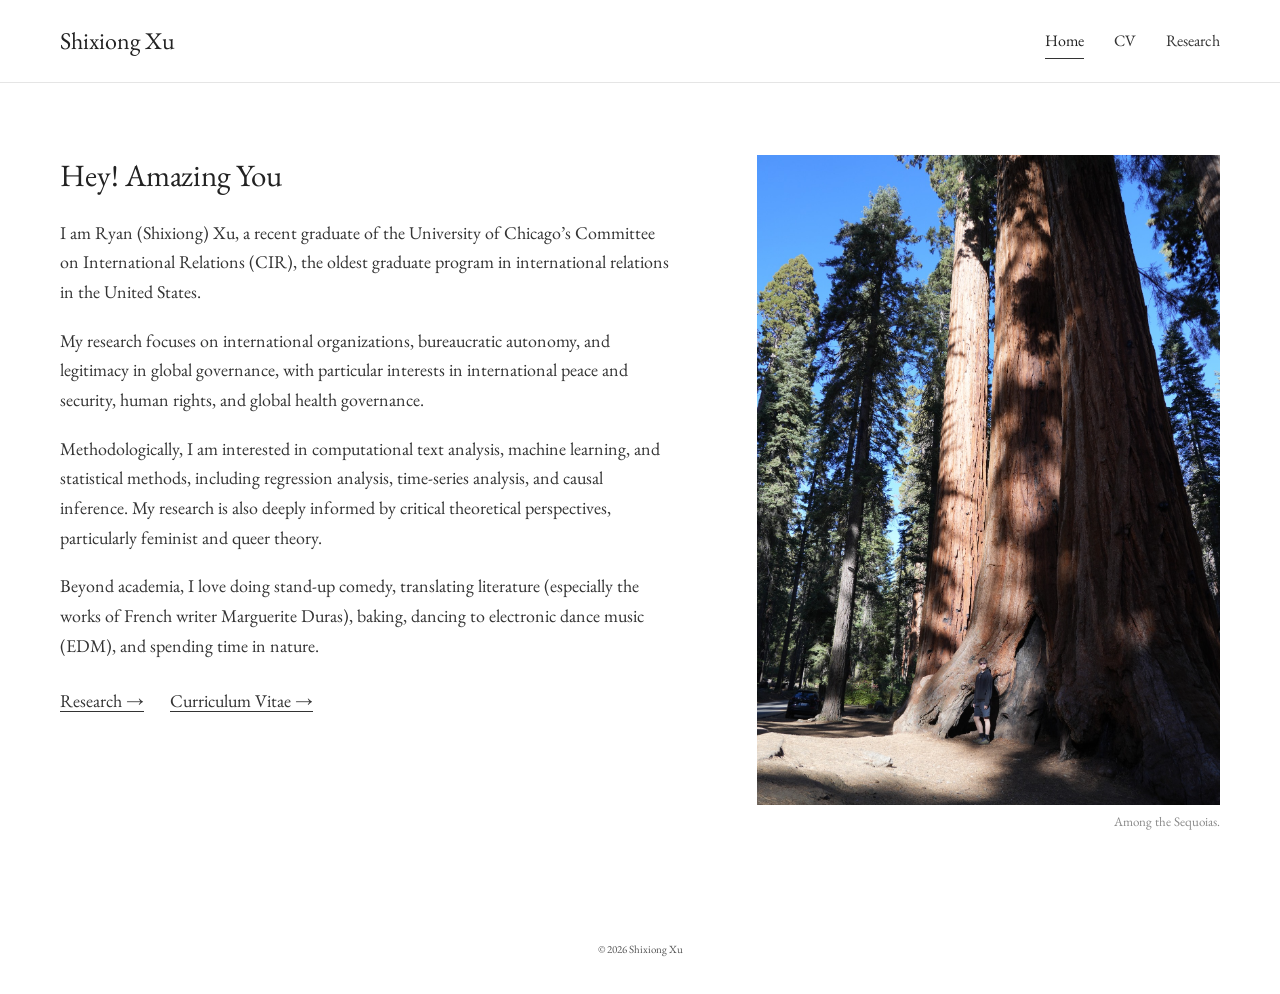
<file: index.html>
<!doctype html>
<html lang="en">
<head>
<meta charset="utf-8"><meta name="viewport" content="width=device-width,initial-scale=1">
<meta name="description" content="Shixiong Xu | International organizations, legitimacy, reputation, and human rights research.">
<title>Home | Shixiong Xu</title>
<link rel="stylesheet" href="/styles.css">
</head>
<body>
<header class="header"><div class="container top"><a class="brand" href="/">Shixiong Xu</a><nav aria-label="Primary navigation"><a href="/" class="active" aria-current="page">Home</a><a href="/cv/">CV</a><a href="/research/">Research</a></nav></div></header>
<main class="container">
<section class="page" id="home">
<div class="home-layout">
<div class="home-intro">
<h1>Hey! Amazing You</h1>
<p>I am Ryan (Shixiong) Xu, a recent graduate of the University of Chicago’s Committee on International Relations (CIR), the oldest graduate program in international relations in the United States.</p>
<p>My research focuses on international organizations, bureaucratic autonomy, and legitimacy in global governance, with particular interests in international peace and security, human rights, and global health governance.</p>
<p>Methodologically, I am interested in computational text analysis, machine learning, and statistical methods, including regression analysis, time-series analysis, and causal inference. My research is also deeply informed by critical theoretical perspectives, particularly feminist and queer theory.</p>
<p>Beyond academia, I love doing stand-up comedy, translating literature (especially the works of French writer Marguerite Duras), baking, dancing to electronic dance music (EDM), and spending time in nature.</p>
<p class="home-links">
  <a href="/research/">Research →</a>
  <a href="/cv/">Curriculum Vitae →</a>
</p>
</div>
<figure class="home-photo"><img src="/sequoia-home.jpg?v=3" alt="" loading="eager"><figcaption>Among the Sequoias.</figcaption></figure>
</div>
</section>
</main>
<footer class="footer container"><span>© <span id="year">2026</span> Shixiong Xu</span></footer>
<script src="/script.js"></script>
</body></html>
</file>
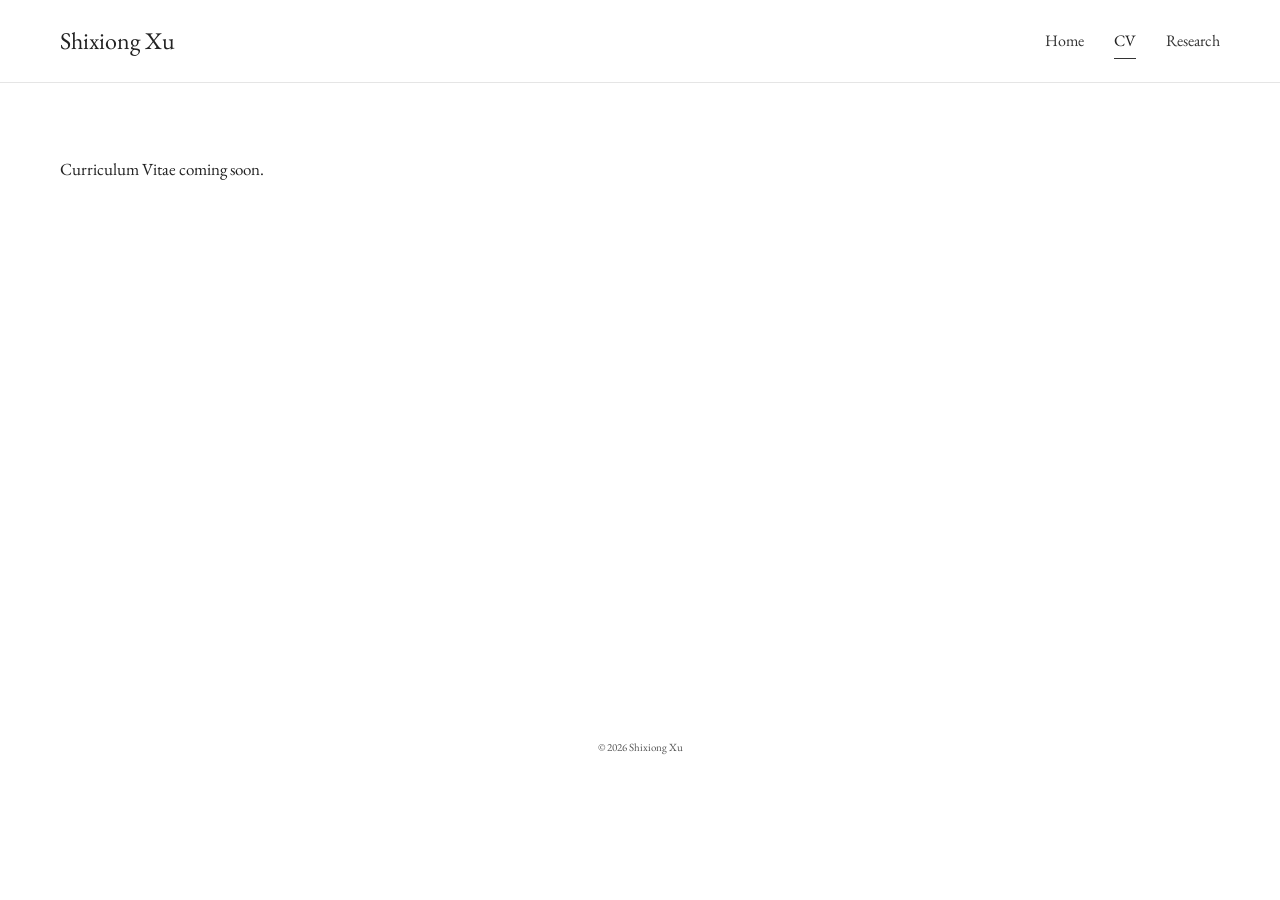
<file: cv/index.html>
<!doctype html>


<html lang="en">
<head>
<meta charset="utf-8"/><meta content="width=device-width,initial-scale=1" name="viewport"/>
<meta content="Shixiong Xu | International organizations, legitimacy, reputation, and human rights research." name="description"/>
<title>CV | Shixiong Xu</title>
<link href="/styles.css" rel="stylesheet"/>
</head>
<body>
<header class="header"><div class="container top"><a class="brand" href="/">Shixiong Xu</a><nav aria-label="Primary navigation"><a data-page="home" href="/">Home</a><a aria-current="page" class="active" data-page="cv" href="/cv/">CV</a><a data-page="research" href="/research/">Research</a></nav></div></header>
<main class="container">

<section class="page" id="cv">
<div class="cv-simple">
<p>Curriculum Vitae coming soon.</p>
</div>
</section>

</main>
<footer class="footer container"><span>© <span id="year"></span> Shixiong Xu</span></footer>
<script src="/script.js"></script>
</body></html>
</file>
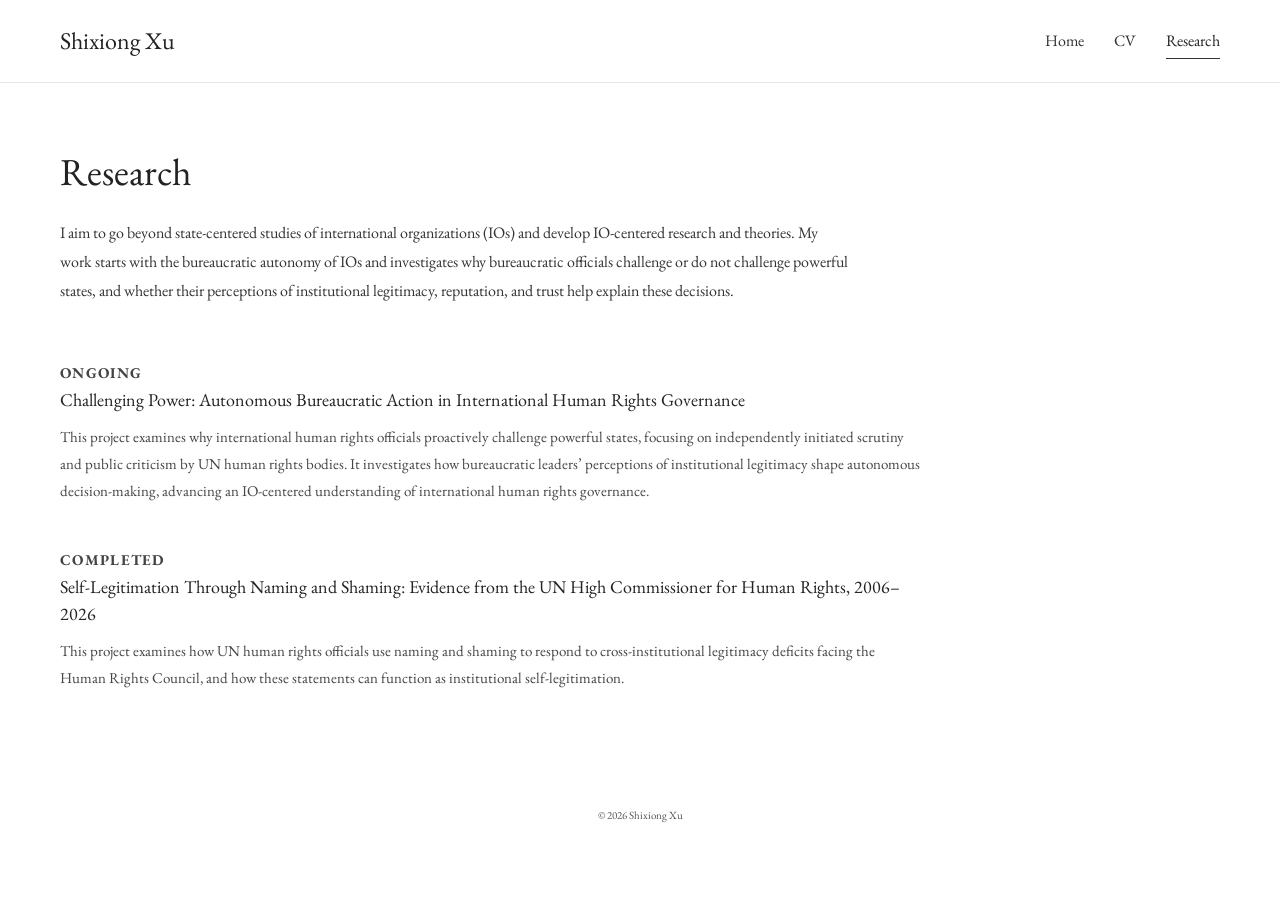
<file: research/index.html>
<!doctype html>

<html lang="en">
<head>
<meta charset="utf-8"/><meta content="width=device-width,initial-scale=1" name="viewport"/>
<meta content="Shixiong Xu | International organizations, legitimacy, reputation, and human rights research." name="description"/>
<title>Research | Shixiong Xu</title>
<link href="/styles.css" rel="stylesheet"/>
</head>
<body>
<header class="header"><div class="container top"><a class="brand" href="/">Shixiong Xu</a><nav aria-label="Primary navigation"><a data-page="home" href="/">Home</a><a data-page="cv" href="/cv/">CV</a><a aria-current="page" class="active" data-page="research" href="/research/">Research</a></nav></div></header>
<main class="container">


<section class="page research-page" id="research">
<h1>Research</h1>
<p class="research-statement">I aim to go beyond state-centered studies of international organizations (IOs) and develop IO-centered research and theories. My work starts with the bureaucratic autonomy of IOs and investigates why bureaucratic officials challenge or do not challenge powerful states, and whether their perceptions of institutional legitimacy, reputation, and trust help explain these decisions.</p>
<section aria-labelledby="own-research" class="research-section">
<article class="research-work">
<p class="meta">ONGOING</p>
<h3>Challenging Power: Autonomous Bureaucratic Action in International Human Rights Governance</h3>
<p>This project examines why international human rights officials proactively challenge powerful states, focusing on independently initiated scrutiny and public criticism by UN human rights bodies. It investigates how bureaucratic leaders’ perceptions of institutional legitimacy shape autonomous decision-making, advancing an IO-centered understanding of international human rights governance.</p>
</article>
<article class="research-work" style="margin-top:42px">
<p class="meta">COMPLETED</p>
<h3>Self-Legitimation Through Naming and Shaming: Evidence from the UN High Commissioner for Human Rights, 2006–2026</h3>
<p>This project examines how UN human rights officials use naming and shaming to respond to cross-institutional legitimacy deficits facing the Human Rights Council, and how these statements can function as institutional self-legitimation.</p>
</article>
</section>
</section>
</main>
<footer class="footer container"><span>© <span id="year"></span> Shixiong Xu</span></footer>
<script src="/script.js"></script>
</body></html>
</file>
<file: styles.css>
@import url('https://fonts.googleapis.com/css2?family=EB+Garamond:wght@400;500;600;700&display=swap');
:root{--ink:#252b29;--muted:#69716d;--line:#e5e8e3;--bg:#fcfcfa;--accent:#45645c;--soft:#f2f5f0}*{box-sizing:border-box}html{scroll-behavior:smooth}body{margin:0;background:var(--bg);color:var(--ink);font-family:'DM Sans',Arial,sans-serif;font-size:15px;line-height:1.8}.container{width:min(100% - 64px,1010px);margin-inline:auto}a{color:inherit;text-decoration:none}a:hover{color:var(--accent)}.header{border-bottom:1px solid var(--line)}.top{min-height:100px;display:flex;align-items:center;justify-content:space-between}.brand{font-family:'Libre Baskerville',Georgia,serif;font-size:25px;font-weight:700;letter-spacing:-1px}.branddot,.punct{color:var(--accent)}nav{display:flex;gap:40px}nav a{font-size:13px;font-weight:600;color:#727977;padding:38px 0;position:relative}nav a.active{color:var(--ink)}nav a.active:after{content:'';height:2px;background:var(--accent);bottom:27px;left:0;right:0;position:absolute}.page{min-height:70vh}.hero{display:grid;grid-template-columns:1.6fr .6fr;gap:100px;padding:106px 0 94px}.eyebrow{font-size:10px;letter-spacing:2.2px;font-weight:700;color:var(--accent);line-height:1.5}h1,h2,h3{font-family:'Libre Baskerville',Georgia,serif;letter-spacing:-.7px}h1{font-size:clamp(40px,5.8vw,65px);line-height:1.2;margin:17px 0 28px;font-weight:400}h2{font-size:26px;font-weight:400;line-height:1.5}h3{font-size:18px}p{color:#555d59;margin:15px 0}.lead{font-size:19px;line-height:1.7;color:#323d38;max-width:650px}.hero p:not(.lead){max-width:660px}.actions{display:flex;gap:24px;align-items:center;margin-top:30px}.primary{background:var(--accent);color:#fff;padding:11px 22px;font-size:13px;font-weight:600}.primary:hover{color:white;background:#324c45}.primary span{margin-left:15px}.secondary{font-size:13px;font-weight:600}.side-note{display:flex;flex-direction:column;align-items:center;justify-content:center;gap:20px}.monogram{height:162px;width:162px;border:1px solid #cdd7d1;border-radius:50%;display:grid;place-items:center;font-family:'Libre Baskerville',Georgia,serif;font-size:54px;color:var(--accent);background:var(--soft)}.side-line{width:1px;height:52px;background:#baccc3}.side-note span{text-align:center;font-size:11px;color:var(--muted);letter-spacing:.7px}.section-divider{border-top:1px solid var(--line)}.home-bottom{display:grid;grid-template-columns:1fr 1fr;gap:80px;padding:60px 0 100px}.home-bottom h2{margin:17px 0}.themes{display:flex;align-content:start;flex-wrap:wrap;gap:10px}.themes span{font-size:12px;border:1px solid #dce5de;background:#f8faf6;padding:7px 12px;color:#506158}.pagehead{padding:75px 0 47px;border-bottom:1px solid var(--line)}.pagehead h1{margin:11px 0}.sub{max-width:730px;font-size:16px}.cv-row{display:grid;grid-template-columns:1fr 2fr;gap:20px;padding:34px 0;border-bottom:1px solid var(--line)}.cv-row h3{margin:0}.cv-item{display:flex;gap:20px;justify-content:space-between;margin-bottom:20px}.cv-item strong{font-size:14px}.cv-item p{font-size:13px;margin:2px 0}.cv-item time{white-space:nowrap;font-size:12px;color:var(--muted)}.download{display:flex;align-items:center;gap:20px;padding:35px 0 70px}.download a{color:var(--accent);font-weight:700}.download a.inactive{opacity:.45;pointer-events:none}.download span{font-size:12px;color:var(--muted)}.research-intro{padding:45px 0 35px}.featured{border-bottom:1px solid var(--line);padding:20px 0}.featured h2{font-size:21px;margin:7px 0}.featured p{max-width:720px;font-size:14px}.meta{font-size:10px;letter-spacing:1.3px;color:var(--muted);font-weight:700}.feed-head{border-top:1px solid var(--line);padding:45px 0 18px;display:flex;justify-content:space-between;gap:24px}.feed-head h2{font-size:29px;margin:12px 0}.feed-head p{max-width:680px;font-size:13px}.update-label{align-self:center;font-size:11px;color:var(--muted);white-space:nowrap}.filters{display:flex;gap:12px;align-items:center;margin:16px 0 24px;flex-wrap:wrap}.filters label{font-size:11px;color:var(--muted)}select,input{padding:11px;border:1px solid #dce2dc;border-radius:0;background:white;color:var(--ink);font-family:inherit;font-size:12px}input{margin-left:auto;min-width:230px}.paper{padding:24px 0;border-top:1px solid var(--line)}.paper h3{font-size:18px;font-weight:400;margin:6px 0}.paper .details{font-size:12px;color:var(--muted)}.paper p{font-size:13px;max-width:820px}.paper .tags{display:flex;gap:6px;flex-wrap:wrap}.paper .tags span{background:var(--soft);color:var(--accent);font-size:10px;padding:2px 8px}.paper a{font-size:12px;font-weight:700;color:var(--accent)}.empty{background:var(--soft);padding:30px;margin-bottom:35px;font-size:14px}.empty p{font-size:13px}.disclaimer{font-size:11px;margin:20px 0 65px}.footer{border-top:1px solid var(--line);padding:25px 0 35px;display:flex;justify-content:space-between;gap:20px;color:var(--muted);font-size:11px}@media(max-width:700px){.container{width:min(100% - 34px,1010px)}.top{min-height:76px}.brand{font-size:21px}nav{gap:19px}nav a{padding:25px 0}nav a.active:after{bottom:17px}.hero{grid-template-columns:1fr;gap:35px;padding:65px 0}.side-note{display:none}.home-bottom,.cv-row{grid-template-columns:1fr;gap:15px}.home-bottom{padding:45px 0}.pagehead{padding:58px 0 30px}.cv-item{flex-direction:column;gap:2px}.filters input{margin-left:0;min-width:100%;width:100%}.feed-head{flex-direction:column}.update-label{align-self:start}.footer{flex-direction:column}}

/* Restrained academic homepage, photo-centered three-column layout */
:root{--ink:#222;--muted:#555;--line:#dedede;--bg:#fff;--accent:#333;--soft:#f7f7f7}
body{font-family:Georgia,'Times New Roman',serif;font-size:16px;line-height:1.65}
.container{width:min(100% - 64px,1160px)}
.header{border-bottom:1px solid #e5e5e5}
.top{min-height:78px}
.brand{font-family:Georgia,'Times New Roman',serif;font-size:24px;font-weight:400;letter-spacing:0}
nav{gap:30px}nav a{font-family:Arial,sans-serif;font-size:13px;font-weight:400;padding:28px 0;color:#333}
nav a.active:after{height:1px;bottom:23px;background:#333}
.home-layout{display:grid;grid-template-columns:minmax(0,1fr) minmax(280px,1.05fr) minmax(0,1fr);gap:43px;align-items:start;padding:72px 0 85px}
.home-layout h1{font-size:31px;margin:2px 0 23px;font-weight:400;letter-spacing:0}
.home-layout h2{font-size:24px;margin:8px 0 22px;font-weight:400;letter-spacing:0}
.home-layout p{font-size:15px;line-height:1.8;color:#333;margin:0 0 19px}
.home-photo{margin:0}.home-photo img{width:100%;height:570px;object-fit:cover;object-position:center center;display:block}.home-photo figcaption{font:11px Arial,sans-serif;color:#888;text-align:right;margin-top:8px}
.home-links{display:flex;flex-direction:column;gap:10px;margin-top:25px!important}.home-links a{text-decoration:underline;text-underline-offset:4px;color:#333}
.pagehead h1{font-size:38px}.pagehead,.research-intro,.cv-row{font-family:Georgia,'Times New Roman',serif}
.eyebrow,.meta,.filters,.paper .details,.download,.sub,.disclaimer,.footer{font-family:Arial,sans-serif}
.featured h2,.feed-head h2{font-size:23px}.footer{font-size:11px}
@media(max-width:900px){.home-layout{grid-template-columns:1fr 1fr;gap:28px}.home-intro{grid-column:1}.home-photo{grid-column:2;grid-row:1 / span 2}.home-about{grid-column:1}.home-photo img{height:570px}}
@media(max-width:650px){.container{width:min(100% - 36px,1160px)}.brand{font-size:21px}.top{min-height:70px}nav{gap:18px}.home-layout{display:flex;flex-direction:column;gap:16px;padding:35px 0 60px}.home-intro{order:1}.home-photo{order:2;width:100%}.home-about{order:3}.home-photo img{height:auto;max-height:680px;object-fit:contain}.home-layout h1{font-size:29px}.home-layout h2{margin-top:17px}.footer{flex-direction:row}}

/* Homepage: Research appears directly below Welcome in the left text column. */
.home-layout{grid-template-columns:minmax(0,1.2fr) minmax(300px,.9fr);gap:80px;align-items:start}
.home-intro{max-width:610px}
.home-about{margin-top:44px}
.home-about h2{margin-bottom:20px}
.home-photo img{height:650px}
.home-links{flex-direction:row;flex-wrap:wrap;gap:26px}
@media(max-width:900px){.home-layout{grid-template-columns:minmax(0,1.1fr) minmax(240px,.9fr);gap:36px}.home-intro,.home-photo{grid-column:auto;grid-row:auto}.home-photo img{height:560px}}
@media(max-width:650px){.home-layout{display:flex;flex-direction:column;gap:22px}.home-intro{order:1}.home-photo{order:2}.home-about{margin-top:34px}.home-photo img{height:auto;max-height:680px}.home-links{gap:20px}}

/* Quiet footer: no separating rule or location. */
.footer{border-top:none;justify-content:center;text-align:center;}

/* Minimal CV page */
.cv-simple{padding:72px 0; font-family:Georgia,'Times New Roman',serif; font-size:17px;}
.cv-simple p{margin:0; color:var(--ink);}
.cv-simple a{text-decoration:underline;text-underline-offset:3px;}
.cv-updated{font-size:14px;color:var(--muted);}

/* Research: quiet academic page with one selected project and an uncluttered publication feed. */
.research-page{padding:66px 0 90px;max-width:860px;min-height:70vh}
.research-page h1{font-size:38px;letter-spacing:0;margin:0 0 24px}
.research-statement{font-size:16px;line-height:1.8;max-width:790px;color:#333;margin:0 0 54px}
.research-section{margin-top:45px}
.research-section h2{font-size:25px;letter-spacing:0;margin:0 0 20px}
.research-work h3,.research-paper h3{font-family:Georgia,'Times New Roman',serif;font-weight:400;font-size:18px;letter-spacing:0;line-height:1.5;margin:0 0 10px}
.research-work p{font-size:15px;line-height:1.8;color:#444;margin:0}
.research-paper{padding:19px 0;border-bottom:1px solid #ececec}
.research-paper h3{font-size:17px;margin:0 0 5px}
.research-paper a{text-decoration:underline;text-decoration-color:#bbb;text-underline-offset:3px}
.research-paper p{font-family:Arial,sans-serif;font-size:12px;line-height:1.6;color:#666;margin:0}
.research-empty{font-size:15px;color:#777}
@media(max-width:650px){.research-page{padding:40px 0 70px}.research-page h1{font-size:30px}.research-statement{margin-bottom:38px}.research-section h2{font-size:22px}}


/* EB Garamond typography, applied across the website. */
body, .brand, nav a, h1, h2, h3, .pagehead, .research-intro, .cv-row,
.cv-simple, .research-work h3, .research-paper h3, .eyebrow, .meta,
.filters, .paper .details, .download, .sub, .disclaimer, .footer,
.research-paper p, .home-photo figcaption, select, input {
  font-family: 'EB Garamond', Garamond, Georgia, serif;
}
.home-layout p {font-size:18px;line-height:1.65;}
nav a {font-size:16px;}
.home-photo figcaption {font-size:13px;}
@media(max-width:650px){.home-layout p{font-size:17px;}}
</file>
